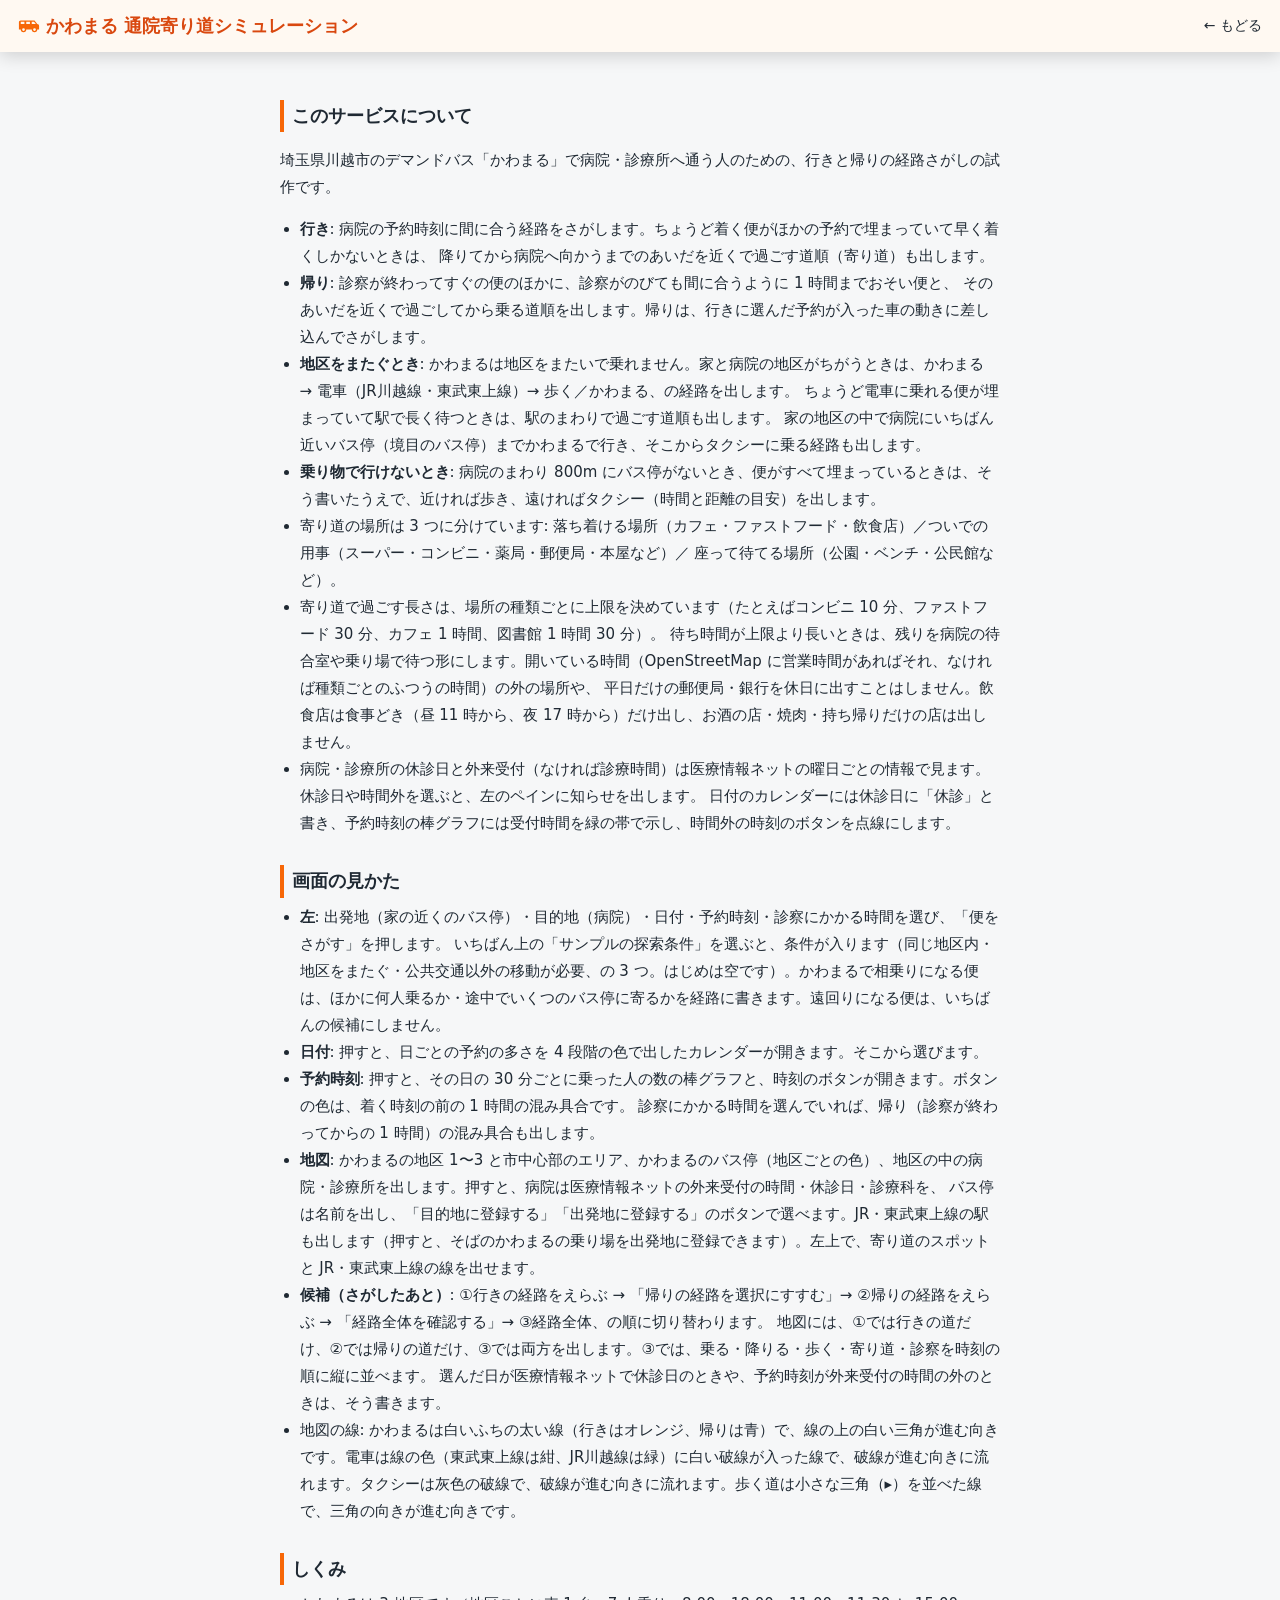
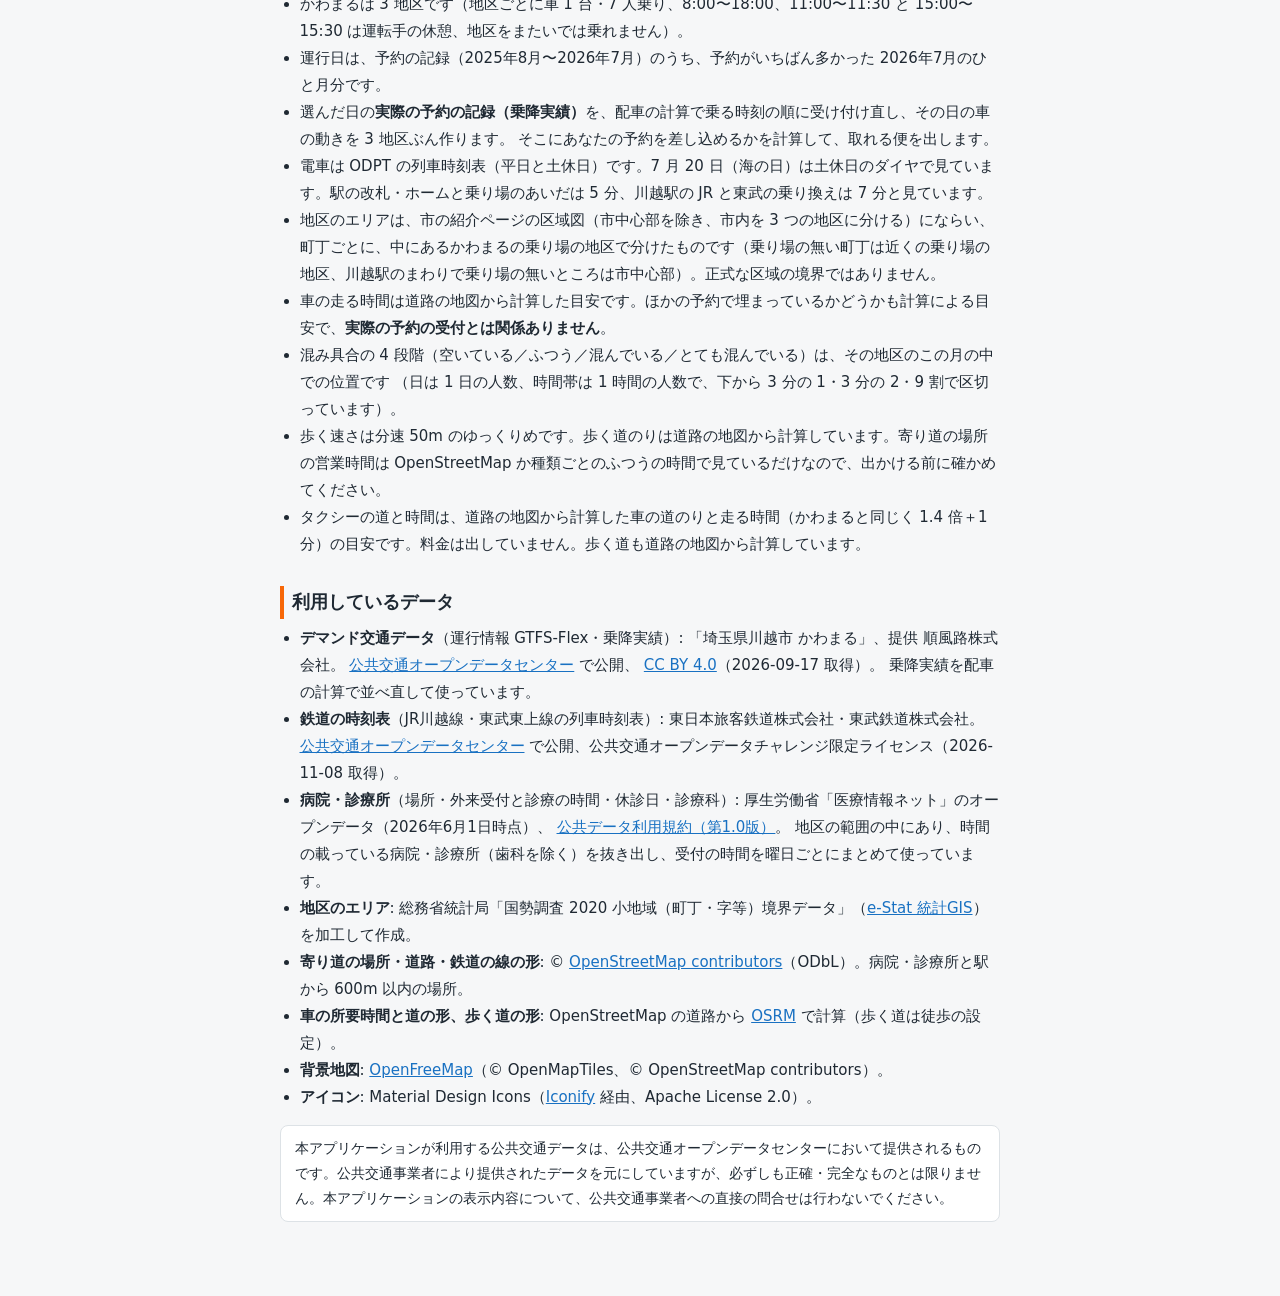
<file: web/about.html>
<!doctype html>
<html lang="ja">
<head>
<meta charset="utf-8">
<meta name="viewport" content="width=device-width, initial-scale=1">
<title>このサービスについて｜かわまる 通院寄り道シミュレーション</title>
<link rel="stylesheet" href="style.css">
<style>
  body { overflow-y: auto; }
  .doc { max-width: 760px; margin: 0 auto; padding: 20px 20px 60px; font-size: 15px; line-height: 1.8; }
  .doc h2 { font-size: 18px; margin: 28px 0 6px; border-left: 4px solid var(--me); padding-left: 8px; }
  .doc ul { padding-left: 1.3em; margin: 6px 0; }
  .doc .disclaimer { background: #fff; border: 1px solid var(--line); border-radius: 8px; padding: 10px 14px; font-size: 14px; }
  .doc a { color: var(--back); }
</style>
</head>
<body>
<header class="top">
  <h1><a href="./" style="color:inherit;text-decoration:none">かわまる 通院寄り道シミュレーション</a></h1>
  <a class="about" href="index.html">← もどる</a>
</header>
<div class="doc">
  <h2>このサービスについて</h2>
  <p>埼玉県川越市のデマンドバス「かわまる」で病院・診療所へ通う人のための、行きと帰りの経路さがしの試作です。</p>
  <ul>
    <li><b>行き</b>: 病院の予約時刻に間に合う経路をさがします。ちょうど着く便がほかの予約で埋まっていて早く着くしかないときは、
      降りてから病院へ向かうまでのあいだを近くで過ごす道順（寄り道）も出します。</li>
    <li><b>帰り</b>: 診察が終わってすぐの便のほかに、診察がのびても間に合うように 1 時間までおそい便と、
      そのあいだを近くで過ごしてから乗る道順を出します。帰りは、行きに選んだ予約が入った車の動きに差し込んでさがします。</li>
    <li><b>地区をまたぐとき</b>: かわまるは地区をまたいで乗れません。家と病院の地区がちがうときは、かわまる → 電車（JR川越線・東武東上線）→ 歩く／かわまる、の経路を出します。
      ちょうど電車に乗れる便が埋まっていて駅で長く待つときは、駅のまわりで過ごす道順も出します。
      家の地区の中で病院にいちばん近いバス停（境目のバス停）までかわまるで行き、そこからタクシーに乗る経路も出します。</li>
    <li><b>乗り物で行けないとき</b>: 病院のまわり 800m にバス停がないとき、便がすべて埋まっているときは、そう書いたうえで、近ければ歩き、遠ければタクシー（時間と距離の目安）を出します。</li>
    <li>寄り道の場所は 3 つに分けています: 落ち着ける場所（カフェ・ファストフード・飲食店）／ついでの用事（スーパー・コンビニ・薬局・郵便局・本屋など）／
      座って待てる場所（公園・ベンチ・公民館など）。</li>
    <li>寄り道で過ごす長さは、場所の種類ごとに上限を決めています（たとえばコンビニ 10 分、ファストフード 30 分、カフェ 1 時間、図書館 1 時間 30 分）。
      待ち時間が上限より長いときは、残りを病院の待合室や乗り場で待つ形にします。開いている時間（OpenStreetMap に営業時間があればそれ、なければ種類ごとのふつうの時間）の外の場所や、
      平日だけの郵便局・銀行を休日に出すことはしません。飲食店は食事どき（昼 11 時から、夜 17 時から）だけ出し、お酒の店・焼肉・持ち帰りだけの店は出しません。</li>
    <li>病院・診療所の休診日と外来受付（なければ診療時間）は医療情報ネットの曜日ごとの情報で見ます。休診日や時間外を選ぶと、左のペインに知らせを出します。
      日付のカレンダーには休診日に「休診」と書き、予約時刻の棒グラフには受付時間を緑の帯で示し、時間外の時刻のボタンを点線にします。</li>
  </ul>

  <h2>画面の見かた</h2>
  <ul>
    <li><b>左</b>: 出発地（家の近くのバス停）・目的地（病院）・日付・予約時刻・診察にかかる時間を選び、「便をさがす」を押します。
      いちばん上の「サンプルの探索条件」を選ぶと、条件が入ります（同じ地区内・地区をまたぐ・公共交通以外の移動が必要、の 3 つ。はじめは空です）。かわまるで相乗りになる便は、ほかに何人乗るか・途中でいくつのバス停に寄るかを経路に書きます。遠回りになる便は、いちばんの候補にしません。</li>
    <li><b>日付</b>: 押すと、日ごとの予約の多さを 4 段階の色で出したカレンダーが開きます。そこから選びます。</li>
    <li><b>予約時刻</b>: 押すと、その日の 30 分ごとに乗った人の数の棒グラフと、時刻のボタンが開きます。ボタンの色は、着く時刻の前の 1 時間の混み具合です。
      診察にかかる時間を選んでいれば、帰り（診察が終わってからの 1 時間）の混み具合も出します。</li>
    <li><b>地図</b>: かわまるの地区 1〜3 と市中心部のエリア、かわまるのバス停（地区ごとの色）、地区の中の病院・診療所を出します。押すと、病院は医療情報ネットの外来受付の時間・休診日・診療科を、
      バス停は名前を出し、「目的地に登録する」「出発地に登録する」のボタンで選べます。JR・東武東上線の駅も出します（押すと、そばのかわまるの乗り場を出発地に登録できます）。左上で、寄り道のスポットと JR・東武東上線の線を出せます。</li>
    <li><b>候補（さがしたあと）</b>: ①行きの経路をえらぶ → 「帰りの経路を選択にすすむ」→ ②帰りの経路をえらぶ → 「経路全体を確認する」→ ③経路全体、の順に切り替わります。
      地図には、①では行きの道だけ、②では帰りの道だけ、③では両方を出します。③では、乗る・降りる・歩く・寄り道・診察を時刻の順に縦に並べます。
      選んだ日が医療情報ネットで休診日のときや、予約時刻が外来受付の時間の外のときは、そう書きます。</li>
    <li>地図の線: かわまるは白いふちの太い線（行きはオレンジ、帰りは青）で、線の上の白い三角が進む向きです。電車は線の色（東武東上線は紺、JR川越線は緑）に白い破線が入った線で、破線が進む向きに流れます。タクシーは灰色の破線で、破線が進む向きに流れます。歩く道は小さな三角（▸）を並べた線で、三角の向きが進む向きです。</li>
  </ul>

  <h2>しくみ</h2>
  <ul>
    <li>かわまるは 3 地区です（地区ごとに車 1 台・7 人乗り、8:00〜18:00、11:00〜11:30 と 15:00〜15:30 は運転手の休憩、地区をまたいでは乗れません）。</li>
    <li>運行日は、予約の記録（2025年8月〜2026年7月）のうち、予約がいちばん多かった 2026年7月のひと月分です。</li>
    <li>選んだ日の<b>実際の予約の記録（乗降実績）</b>を、配車の計算で乗る時刻の順に受け付け直し、その日の車の動きを 3 地区ぶん作ります。
      そこにあなたの予約を差し込めるかを計算して、取れる便を出します。</li>
    <li>電車は ODPT の列車時刻表（平日と土休日）です。7 月 20 日（海の日）は土休日のダイヤで見ています。駅の改札・ホームと乗り場のあいだは 5 分、川越駅の JR と東武の乗り換えは 7 分と見ています。</li>
    <li>地区のエリアは、市の紹介ページの区域図（市中心部を除き、市内を 3 つの地区に分ける）にならい、町丁ごとに、中にあるかわまるの乗り場の地区で分けたものです（乗り場の無い町丁は近くの乗り場の地区、川越駅のまわりで乗り場の無いところは市中心部）。正式な区域の境界ではありません。</li>
    <li>車の走る時間は道路の地図から計算した目安です。ほかの予約で埋まっているかどうかも計算による目安で、<b>実際の予約の受付とは関係ありません</b>。</li>
    <li>混み具合の 4 段階（空いている／ふつう／混んでいる／とても混んでいる）は、その地区のこの月の中での位置です
      （日は 1 日の人数、時間帯は 1 時間の人数で、下から 3 分の 1・3 分の 2・9 割で区切っています）。</li>
    <li>歩く速さは分速 50m のゆっくりめです。歩く道のりは道路の地図から計算しています。寄り道の場所の営業時間は OpenStreetMap か種類ごとのふつうの時間で見ているだけなので、出かける前に確かめてください。</li>
    <li>タクシーの道と時間は、道路の地図から計算した車の道のりと走る時間（かわまると同じく 1.4 倍＋1 分）の目安です。料金は出していません。歩く道も道路の地図から計算しています。</li>
  </ul>

  <h2>利用しているデータ</h2>
  <ul>
    <li><b>デマンド交通データ</b>（運行情報 GTFS-Flex・乗降実績）: 「埼玉県川越市 かわまる」、提供 順風路株式会社。
      <a href="https://ckan.odpt.org/" target="_blank" rel="noopener">公共交通オープンデータセンター</a> で公開、
      <a href="https://creativecommons.org/licenses/by/4.0/deed.ja" target="_blank" rel="noopener">CC BY 4.0</a>（2026-09-17 取得）。
      乗降実績を配車の計算で並べ直して使っています。</li>
    <li><b>鉄道の時刻表</b>（JR川越線・東武東上線の列車時刻表）: 東日本旅客鉄道株式会社・東武鉄道株式会社。
      <a href="https://ckan.odpt.org/" target="_blank" rel="noopener">公共交通オープンデータセンター</a> で公開、公共交通オープンデータチャレンジ限定ライセンス（2026-11-08 取得）。</li>
    <li><b>病院・診療所</b>（場所・外来受付と診療の時間・休診日・診療科）: 厚生労働省「医療情報ネット」のオープンデータ（2026年6月1日時点）、
      <a href="https://www.digital.go.jp/resources/open_data/public_data_license_v1.0" target="_blank" rel="noopener">公共データ利用規約（第1.0版）</a>。
      地区の範囲の中にあり、時間の載っている病院・診療所（歯科を除く）を抜き出し、受付の時間を曜日ごとにまとめて使っています。</li>
    <li><b>地区のエリア</b>: 総務省統計局「国勢調査 2020 小地域（町丁・字等）境界データ」（<a href="https://www.e-stat.go.jp/gis" target="_blank" rel="noopener">e-Stat 統計GIS</a>）を加工して作成。</li>
    <li><b>寄り道の場所・道路・鉄道の線の形</b>: © <a href="https://www.openstreetmap.org/copyright" target="_blank" rel="noopener">OpenStreetMap contributors</a>（ODbL）。病院・診療所と駅から 600m 以内の場所。</li>
    <li><b>車の所要時間と道の形、歩く道の形</b>: OpenStreetMap の道路から <a href="https://project-osrm.org/" target="_blank" rel="noopener">OSRM</a> で計算（歩く道は徒歩の設定）。</li>
    <li><b>背景地図</b>: <a href="https://openfreemap.org/" target="_blank" rel="noopener">OpenFreeMap</a>（© OpenMapTiles、© OpenStreetMap contributors）。</li>
    <li><b>アイコン</b>: Material Design Icons（<a href="https://iconify.design/" target="_blank" rel="noopener">Iconify</a> 経由、Apache License 2.0）。</li>
  </ul>
  <p class="disclaimer">本アプリケーションが利用する公共交通データは、公共交通オープンデータセンターにおいて提供されるものです。公共交通事業者により提供されたデータを元にしていますが、必ずしも正確・完全なものとは限りません。本アプリケーションの表示内容について、公共交通事業者への直接の問合せは行わないでください。</p>
</div>
</body>
</html>
</file>
<file: web/style.css>
:root {
  --ink: #1f2933; --sub: #5c6670; --line: #dde2e6; --bg: #f6f7f8; --card: #fff;
  --me: #f76707; --me-soft: #fff4e6; --brand: #f76707; --brand-dark: #d9480f; --back: #1971c2; --ok: #2b8a3e; --warn: #b7791f;
  --rest: #a0522d; --errand: #2b8a3e; --sit: #1971c2;
  --head: 52px;
}
* { box-sizing: border-box; }
html, body { margin: 0; height: 100%; font-family: "Hiragino Sans", "Noto Sans JP", system-ui, sans-serif; color: var(--ink); background: var(--bg); }
.top { height: var(--head); display: flex; align-items: center; justify-content: space-between; padding: 0 18px; background: #fff; border-bottom: 1px solid var(--line); }
.top h1 { font-size: 18px; margin: 0; }
.top .about { font-size: 14px; color: var(--ink); text-decoration: none; display: inline-flex; gap: 4px; align-items: center; }
.top .about:hover { text-decoration: underline; }
/* 地図を背景いっぱいに敷き、その上に左のペインと真ん中のペインを浮かべる */
.app { position: relative; height: calc(100vh - var(--head)); --gap: 12px; --w1: 360px; --w2: 360px; --float: calc(var(--gap) * 2 + var(--w1)); }
/* 経路の候補は右のペイン。出ているあいだは、地図の拡大縮小ボタンと出典をその左へずらす */
.app.res .maplibregl-ctrl-top-right, .app.res .maplibregl-ctrl-bottom-right { right: calc(var(--w2) + var(--gap) * 2); }
.pane, .mid { position: absolute; top: var(--gap); bottom: var(--gap); z-index: 2; border-radius: 12px; box-shadow: 0 4px 18px rgba(0,0,0,.16); border: 1px solid rgba(0,0,0,.06); overflow: hidden; }
.pane { left: var(--gap); width: var(--w1); overflow-y: auto; padding: 12px 12px 20px; background: rgba(255,249,242,.97); }
.mid { right: var(--gap); width: var(--w2); background: #fff9f2; }
.mid[hidden] { display: none; }
.mid-info { display: grid; grid-template-rows: 50% 50%; height: 100%; }
.mid-res { display: flex; flex-direction: column; height: 100%; background: #fff9f2; }
.mid-res[hidden], .mid-info[hidden] { display: none; }
.stepper { display: flex; align-items: center; gap: 4px; padding: 10px 12px; background: #fff9f2; border-bottom: 1px solid #f3e3d3; font-size: 12px; flex-wrap: wrap; }
.stepper button { border: 1px solid var(--line); background: #fff; color: var(--sub); border-radius: 99px; padding: 3px 10px; font-size: 12px; }
.stepper button.on { background: var(--ink); border-color: var(--ink); color: #fff; font-weight: 700; }
.stepper button:disabled { opacity: .45; cursor: default; }
.stepper .arrow { color: #adb5bd; }
.stepper .home { margin-left: auto; border: 0; background: none; color: var(--back); padding: 3px 0; text-decoration: underline; }
.res-body { flex: 1; overflow-y: auto; padding: 0 12px; }
.res-body h2 { margin-top: 14px; }
.res-foot { position: sticky; bottom: 0; padding: 12px 0 14px; background: linear-gradient(rgba(255,249,242,0), #fff9f2 30%); }
.next { width: 100%; padding: 12px; font-size: 16px; font-weight: 700; color: #fff; background: var(--me); border: 0; border-radius: 8px; }
.next:disabled { background: #ced4da; cursor: default; }
.allsum { background: #fff; border: 1px solid var(--line); border-radius: 10px; padding: 10px 12px; margin-bottom: 10px; font-size: 13px; line-height: 1.7; }
.allsum .big { font-size: 15px; font-weight: 700; }
.leg-h { display: flex; align-items: center; gap: 6px; font-size: 14px; font-weight: 700; margin: 12px 0 2px; }
.alllist { background: #fff; border: 1px solid var(--line); border-radius: 10px; padding: 4px 12px 8px; }
.mid-box { padding: 12px 14px; overflow: hidden; display: flex; flex-direction: column; min-height: 0; }
.cal-box { border-bottom: 1px solid var(--line); }
.mapwrap { position: absolute; inset: 0; z-index: 1; }
#map { position: absolute; inset: 0; }

h2 { font-size: 16px; margin: 18px 0 4px; display: flex; align-items: center; gap: 6px; }
.sub { font-size: 12px; color: var(--sub); margin: 0 0 8px; line-height: 1.5; }
.dist { display: flex; gap: 6px; margin: 0 0 10px; }
.dist button { flex: 1; padding: 8px 0; font-size: 15px; font-weight: 600; border-radius: 8px; border: 2px solid var(--c); color: var(--c); background: #fff; }
.dist button.on { background: var(--c); color: #fff; }
form label { display: block; font-size: 12px; color: var(--sub); margin-bottom: 10px; }
form select { display: block; width: 100%; margin-top: 4px; padding: 8px; font-size: 15px; border: 1px solid #c5ccd3; border-radius: 6px; background: #fff; color: var(--ink); }
.row2 { display: flex; gap: 8px; }
.row2 label { flex: 1; min-width: 0; }

/* 中: 判定の行 */
.verdict { font-size: 14px; line-height: 1.7; margin-bottom: 6px; }
.verdict .vsub { font-size: 12px; color: var(--sub); }
.vrow { display: flex; flex-wrap: wrap; align-items: center; gap: 2px 6px; }
.vrow .vsub { flex-basis: 100%; padding-left: 42px; margin-top: -2px; }
.vrow .lab { margin-right: 0; }
.lv { display: inline-block; font-size: 13px; font-weight: 700; padding: 1px 9px; border-radius: 99px; border: 1px solid rgba(0,0,0,.08); }
.lab { display: inline-block; font-size: 11px; font-weight: 700; color: #fff; padding: 1px 6px; border-radius: 4px; margin-right: 6px; }
.lab.go { background: var(--me); } .lab.back { background: var(--back); }
/* カレンダー */
.cal-head { display: flex; align-items: center; justify-content: center; gap: 14px; margin: 2px 0 6px; font-size: 15px; }
.nav { border: 1px solid var(--line); background: #fff; border-radius: 6px; padding: 2px 4px; line-height: 0; color: var(--ink); }
.nav:disabled { opacity: .3; cursor: default; }
.cal { display: grid; grid-template-columns: repeat(7, 1fr); grid-auto-rows: 1fr; gap: 3px; flex: 1; min-height: 0; }
.cal .wd { font-size: 11px; color: var(--sub); text-align: center; align-self: end; }
.cal .wd.we { color: #c92a2a; }
.cal .day { border: 0; border-radius: 6px; font-size: 13px; font-variant-numeric: tabular-nums; display: flex; align-items: center; justify-content: center; padding: 0; min-height: 0; }
.cal .day.off { background: repeating-linear-gradient(135deg, #f1f3f5 0 4px, #fff 4px 8px); color: #adb5bd; }
.cal .day.sel { outline: 3px solid var(--ink); outline-offset: -1px; font-weight: 800; }
.cal button.day:hover { outline: 2px solid #868e96; }
.scale { display: flex; flex-wrap: wrap; gap: 4px 10px; margin-top: 6px; font-size: 11px; color: var(--sub); }
.scale i { display: inline-block; width: 12px; height: 12px; border-radius: 3px; margin-right: 3px; vertical-align: -2px; border: 1px solid rgba(0,0,0,.08); }
.scale i.off { background: repeating-linear-gradient(135deg, #e9ecef 0 3px, #fff 3px 6px); }
/* 時間帯の棒グラフ */
.chart { position: relative; flex: 1; min-height: 0; display: flex; flex-direction: column; margin-top: 4px; }
.plot { position: relative; flex: 1; min-height: 40px; border-bottom: 1.5px solid #adb5bd; }
.bars { position: absolute; inset: 0; display: flex; align-items: flex-end; gap: 2px; }
.bars i { flex: 1; background: #ced4da; border-radius: 3px 3px 0 0; min-height: 2px; border: 0 solid transparent; }
.bars i.hl { border-width: 2px 2px 0; }
.bars i.brk { background: repeating-linear-gradient(135deg, #dee2e6 0 3px, transparent 3px 6px); height: 100% !important; opacity: .8; }
.spans { position: relative; height: 18px; margin-top: 3px; }
.spans .span { position: absolute; top: 0; height: 16px; font-size: 11px; font-weight: 700; color: #fff; text-align: center; border-radius: 3px; line-height: 16px; }
.spans .go { background: var(--me); } .spans .back { background: var(--back); }
.axis { position: relative; height: 16px; font-size: 11px; color: var(--sub); }
.axis span { position: absolute; transform: translateX(-50%); white-space: nowrap; }
.axis span:first-child { transform: none; } .axis span:last-child { transform: translateX(-100%); }
.mid-info .note { font-size: 11px; color: var(--sub); line-height: 1.5; margin: 6px 0 0; }

/* 地図の上 */
.layers { position: absolute; top: 12px; left: var(--float); background: rgba(255,255,255,.96); border: 1px solid var(--line); border-radius: 10px; padding: 8px 12px; font-size: 13px; box-shadow: 0 1px 4px rgba(0,0,0,.08); }
.layers-ttl { font-size: 12px; color: var(--sub); margin-bottom: 4px; display: flex; gap: 4px; align-items: center; }
.layers label { display: flex; gap: 6px; align-items: center; padding: 2px 0; cursor: pointer; }
.legend { position: absolute; bottom: var(--gap); left: var(--float); background: rgba(255,255,255,.96); border: 1px solid var(--line); border-radius: 10px; padding: 8px 12px; font-size: 12px; line-height: 1.7; }
.legend .ln { display: inline-block; width: 22px; height: 5px; border-radius: 3px; margin-right: 6px; vertical-align: 2px; }
.legend .ln.dash { background: repeating-linear-gradient(90deg, #495057 0 5px, transparent 5px 9px); }
.legend .sub { margin: 0; font-size: 11px; }

.card { background: var(--card); border: 1px solid var(--line); border-radius: 10px; padding: 12px; }
form label { display: block; font-size: 12px; color: var(--sub); margin-bottom: 10px; }
form select { display: block; width: 100%; margin-top: 4px; padding: 8px; font-size: 15px; border: 1px solid #c5ccd3; border-radius: 6px; background: #fff; color: var(--ink); }
.row2 { display: flex; gap: 8px; }
.row2 label { flex: 1; }
.hint { font-size: 12px; color: var(--sub); margin: 0 0 10px; line-height: 1.5; }
button { font: inherit; cursor: pointer; }
#go { width: 100%; padding: 11px; font-size: 16px; font-weight: 600; color: #fff; background: var(--me); border: 0; border-radius: 8px; }
#go:disabled { opacity: .5; }
.sub-btn { width: 100%; margin-top: 8px; padding: 9px; font-size: 14px; border-radius: 8px; border: 1px solid var(--me); background: #fff; color: var(--me); }
.sub-btn.ghost { border-color: var(--line); color: var(--sub); }

.list { display: flex; flex-direction: column; gap: 8px; }
.opt { background: #fff; border: 1.5px solid var(--line); border-radius: 10px; padding: 10px 12px; cursor: pointer; text-align: left; }
.opt:hover { border-color: #b9c2cb; }
.opt.sel { border-color: var(--me); box-shadow: 0 0 0 2px var(--me-soft); }
.opt .tag { display: inline-flex; align-items: center; gap: 4px; font-size: 11px; font-weight: 600; padding: 2px 7px; border-radius: 99px; background: #eef1f4; color: var(--sub); }
.opt .tag.rest { background: #f6ece5; color: var(--rest); }
.opt .tag.errand { background: #e6f4ea; color: var(--errand); }
.opt .tag.sit { background: #e7f0fa; color: var(--sit); }
.opt .tag.safe { background: #e6f4ea; color: var(--ok); }
.opt .tag.risk { background: #fff4e0; color: var(--warn); }
.opt .ttl { font-size: 15px; font-weight: 600; margin: 6px 0 2px; }
.opt .note { font-size: 12px; color: var(--sub); margin: 0 0 6px; }
.opt .note.warn { color: var(--warn); }
.steps { list-style: none; margin: 6px 0 0; padding: 0; font-size: 13px; }
.steps li { display: grid; grid-template-columns: 74px 20px 1fr; align-items: start; gap: 4px; padding: 2px 0; }
.steps .tm { font-variant-numeric: tabular-nums; color: var(--ink); }
.steps .walk { color: var(--sub); }
.steps .spotname { color: var(--sub); font-size: 12px; }
.empty { font-size: 13px; background: #fff; border: 1px dashed #c5ccd3; border-radius: 10px; padding: 10px 12px; line-height: 1.6; }

.confirm, .booked { margin-top: 14px; font-size: 13px; line-height: 1.6; }
.booked { border-color: var(--me); }
.booked b { color: var(--me); }

.ic { display: inline-block; width: 18px; height: 18px; background: currentColor; -webkit-mask: var(--m) center / contain no-repeat; mask: var(--m) center / contain no-repeat; vertical-align: -3px; flex: none; }
.ic-van { --m: url(icons/van-passenger.svg); }
.ic-walk { --m: url(icons/walk.svg); }
.ic-hospital-building { --m: url(icons/hospital-building.svg); }
.ic-coffee { --m: url(icons/coffee.svg); }
.ic-cart { --m: url(icons/cart.svg); }
.ic-bench { --m: url(icons/bench.svg); }
.ic-home-variant { --m: url(icons/home-variant.svg); }
.ic-clock-outline { --m: url(icons/clock-outline.svg); }
.ic-play { --m: url(icons/play.svg); }
.ic-pause { --m: url(icons/pause.svg); }
.ic-bus-stop { --m: url(icons/bus-stop.svg); }
.ic-chevron-left { --m: url(icons/chevron-left.svg); }
.ic-chevron-right { --m: url(icons/chevron-right.svg); }
.ic-layers-outline { --m: url(icons/layers-outline.svg); }
.ic-information-outline { --m: url(icons/information-outline.svg); }
.c-rest { color: var(--rest); } .c-errand { color: var(--errand); } .c-sit { color: var(--sit); } .c-me { color: var(--me); } .c-back { color: #1971c2; }


@media (max-width: 900px) {
  .app { display: flex; flex-direction: column; height: auto; --float: 12px; }
  .pane, .mid { position: static; width: auto; border-radius: 0; box-shadow: none; border: 0; border-bottom: 1px solid var(--line); overflow: visible; }
  .mid { height: auto; }
  .mid-res .res-body { overflow: visible; }
  .mapwrap { position: relative; inset: auto; }
  .pop { position: fixed; left: 8px !important; right: 8px; top: auto !important; bottom: 8px; width: auto; max-height: 80vh; overflow-y: auto; }
  .mapwrap { height: 70vh; }
  .top h1 { font-size: 15px; }
  .top .about { font-size: 12px; white-space: nowrap; }
  .top { padding: 0 10px; gap: 8px; }
}

/* 経路全体（乗換案内の結果ふうの縦の時系列） */
.rt-head { background: #fff; border: 1px solid var(--line); border-radius: 10px; padding: 10px 12px; margin-bottom: 10px; }
.rt-time { font-size: 24px; font-weight: 800; font-variant-numeric: tabular-nums; letter-spacing: .5px; }
.rt-time .ar { color: #adb5bd; font-weight: 400; margin: 0 2px; }
.rt-dur { font-size: 13px; color: var(--sub); margin-top: 2px; }
.rt-chips { display: flex; flex-wrap: wrap; gap: 4px; margin-top: 8px; }
.rt-chips span { font-size: 11px; font-weight: 600; background: #f1f3f5; color: var(--ink); border-radius: 4px; padding: 2px 7px; }
.rt-chips .safe { background: #e6f4ea; color: var(--ok); } .rt-chips .risk { background: #fff4e0; color: var(--warn); }
.rt { background: #fff; border: 1px solid var(--line); border-radius: 10px; padding: 8px 10px 10px 4px; margin-bottom: 14px; }
.rt-node, .rt-seg { display: grid; grid-template-columns: 46px 30px 1fr; }
.rt-t { text-align: right; font-size: 13px; font-variant-numeric: tabular-nums; line-height: 1.35; padding-top: 4px; display: flex; flex-direction: column; }
.rt-t b { font-size: 15px; } .rt-t span { color: var(--sub); }
.rt-rail { position: relative; display: flex; justify-content: center; }
.rt-node .dot { position: relative; z-index: 1; width: 24px; height: 24px; margin-top: 2px; border-radius: 50%; background: #fff; border: 2.5px solid #495057; display: flex; align-items: center; justify-content: center; color: #495057; }
.rt-node .dot .ic { width: 14px; height: 14px; vertical-align: 0; }
.rt-node .dot.hosp { border-color: #c92a2a; color: #c92a2a; }
.rt-node .dot.spot { border-color: #a0522d; color: #a0522d; }
.rt-node.end .dot { background: #343a40; color: #fff; border-color: #343a40; }
.rt-body { padding: 4px 0 6px 6px; min-width: 0; }
.rt-name { font-size: 15px; font-weight: 700; line-height: 1.4; }
.rt-tag { display: inline-block; font-size: 10px; font-weight: 600; color: var(--sub); border: 1px solid var(--line); border-radius: 3px; padding: 0 4px; margin-left: 6px; vertical-align: 2px; }
.rt-sub { font-size: 12px; color: var(--sub); line-height: 1.5; }
.rt-sub .ic { width: 14px; height: 14px; margin-right: 2px; }
.rt-seg .rt-rail i { display: block; width: 8px; border-radius: 0; margin: -2px 0; }
.rt-seg.bus .rt-rail i { min-height: 54px; }
.rt-seg.walk .rt-rail i { width: 0; border-left: 4px dotted; min-height: 34px; }
.rt-seg .rt-body { padding: 8px 0 8px 6px; }
.rt-mode { font-size: 13px; font-weight: 700; display: flex; align-items: center; gap: 4px; flex-wrap: wrap; }
.rt-mode.walk { color: var(--sub); font-weight: 500; }
.rt-leg { font-size: 10px; color: #fff; border-radius: 3px; padding: 0 5px; }
.rt-mt { font-size: 12px; color: var(--sub); margin-top: 2px; }

/* 行き・帰りのトグル。左のペイン全体の色も変える */
.pane.go { background: rgba(255,240,245,.97); border-top: 5px solid var(--me); }
.pane.back { background: rgba(235,244,253,.97); border-top: 5px solid var(--back); }
.pane.back #go { background: var(--back); }
.dir { position: relative; display: grid; grid-template-columns: 1fr 1fr; background: #fff; border: 1px solid var(--line); border-radius: 99px; padding: 3px; margin-bottom: 12px; }
.dir button { position: relative; z-index: 1; border: 0; background: none; padding: 8px 0; font-size: 16px; font-weight: 700; color: var(--sub); display: flex; align-items: center; justify-content: center; gap: 5px; transition: color .2s; }
.dir button[aria-checked="true"] { color: #fff; }
.dir .knob { position: absolute; top: 3px; bottom: 3px; left: 3px; width: calc(50% - 3px); border-radius: 99px; background: var(--me); transition: transform .25s, background .25s; }
.pane.back .dir .knob { transform: translateX(100%); background: var(--back); }
.pick { display: flex; width: 100%; margin-top: 4px; padding: 8px; font-size: 15px; border: 1px solid #c5ccd3; border-radius: 6px; background: #fff; color: var(--ink); text-align: left; align-items: center; justify-content: space-between; }
.pick::after { content: ""; width: 18px; height: 18px; background: #868e96; -webkit-mask: url(icons/calendar-month-outline.svg) center / contain no-repeat; mask: url(icons/calendar-month-outline.svg) center / contain no-repeat; }
#time.pick::after { -webkit-mask-image: url(icons/clock-time-four-outline.svg); mask-image: url(icons/clock-time-four-outline.svg); }
.pick.empty { color: #868e96; }
form select:invalid, form select.empty { color: #868e96; }

/* 吹き出し（カレンダー・時刻） */
.pop { position: absolute; z-index: 5; width: 360px; background: #fff; border-radius: 12px; box-shadow: 0 6px 24px rgba(0,0,0,.22); border: 1px solid rgba(0,0,0,.08); padding: 10px 14px 14px; }
.pop[hidden] { display: none; }
.pop-head { display: flex; align-items: center; justify-content: space-between; margin-bottom: 6px; font-size: 14px; }
.pop-head button { border: 0; background: none; padding: 2px; color: var(--sub); line-height: 0; }
.pop .cal-title { text-align: center; font-weight: 700; margin: 2px 0 6px; }
.pop .cal { grid-auto-rows: 38px; }
.pop .cal .day.hol { box-shadow: inset 0 -3px 0 #c92a2a; }
.pop .note { font-size: 11px; color: var(--sub); line-height: 1.5; margin: 8px 0 0; }
.pop .note.big { font-size: 14px; color: var(--ink); }
.pop .dayline { font-size: 12px; color: var(--sub); margin-bottom: 4px; }
.pop .chart { height: 130px; flex: none; }
.bars i.hl { background: var(--me); }
.pane.back ~ .pop .bars i.hl { background: var(--back); }
.tbtns { display: grid; grid-template-columns: repeat(5, 1fr); gap: 4px; margin-top: 10px; }
.tbtn { border: 1px solid rgba(0,0,0,.08); border-radius: 6px; padding: 5px 0; font-size: 13px; font-variant-numeric: tabular-nums; background: var(--lv); color: var(--ink); }
.tbtn.sel { outline: 3px solid var(--ink); outline-offset: -1px; font-weight: 800; }
.tbtn:hover { outline: 2px solid #868e96; }

/* 地図の吹き出し（病院・バス停） */
.maplibregl-popup-content { padding: 12px 14px; border-radius: 10px; }
.pp { font-size: 13px; line-height: 1.5; }
.pp-kind { font-size: 11px; font-weight: 700; }
.pp-name { font-size: 15px; font-weight: 700; margin: 1px 0 2px; padding-right: 10px; }
.pp-addr { font-size: 12px; color: var(--sub); }
.pp-h { font-size: 11px; font-weight: 700; color: var(--sub); margin-top: 6px; }
.pp-t { border-collapse: collapse; font-size: 12px; font-variant-numeric: tabular-nums; }
.pp-t th { font-weight: 600; padding: 1px 8px 1px 0; vertical-align: top; color: var(--sub); }
.pp-t td { padding: 1px 0; }
.pp-row { margin-top: 4px; font-size: 12px; }
.pp-row.sub { color: var(--sub); }
.pp-row .ic { width: 14px; height: 14px; margin-right: 3px; }
.pp-src { margin-top: 6px; font-size: 10px; color: #868e96; }
.pp-btn { display: block; width: 100%; margin-top: 8px; padding: 8px; border: 0; border-radius: 6px; color: #fff; font-size: 14px; font-weight: 700; }
.pp-btn.go { background: var(--me); } .pp-btn.back { background: var(--back); }

/* 候補 */
.note-card { font-size: 12px; line-height: 1.6; background: #fff; border: 1px solid var(--line); border-radius: 8px; padding: 8px 10px; margin: 0 0 8px; display: flex; gap: 6px; }
.note-card .ic { margin-top: 2px; }
.note-card.warn { background: #fff9db; border-color: #ffe066; }
.note-card.bad { background: #fff5f5; border-color: #ffc9c9; }
.opt .tag.rail { background: #e7f5ff; color: #1f4e9e; }
.opt.taxi, .opt.walkfar { border-style: dashed; }
.steps li.train { color: var(--ink); }
.legend .lg-stop { display: inline-block; width: 12px; height: 12px; border-radius: 3px; margin-right: 6px; vertical-align: -1px; }
.legend .lg-dot { display: inline-block; width: 12px; height: 12px; border-radius: 50%; margin-right: 4px; vertical-align: -1px; }
.rt-seg.train .rt-rail i { min-height: 54px; }
.rt-node .dot.station { border-color: #1f4e9e; color: #1f4e9e; }
.ic-train { --m: url(icons/train.svg); }
.ic-taxi { --m: url(icons/taxi.svg); }
.ic-close { --m: url(icons/close.svg); }
#back-list .opt.sel { border-color: var(--back); box-shadow: 0 0 0 2px #dbeafe; }
.next.back { background: var(--back); }
.bars i.hl2 { background: #a5d8ff; outline: 2px solid var(--back); outline-offset: -2px; }
.maplibregl-popup-content { max-height: 60vh; overflow-y: auto; }
@media (max-width: 900px) {
  .app, .app.res { --float: 12px; }
  .app.res .maplibregl-ctrl-top-right, .app.res .maplibregl-ctrl-bottom-right { right: 0; }
  .res-foot { position: static; }
  .layers { top: auto; bottom: 72px; }
  .legend { bottom: auto; top: 12px; }
}

/* オレンジ基調（かわまるの車の色） */
.top { background: #fff9f2; border-bottom: 0; position: relative; z-index: 4; box-shadow: 0 4px 18px rgba(0,0,0,.16); }
.top h1 { color: var(--brand-dark); }
.top h1::before { content: ""; display: inline-block; width: 22px; height: 22px; margin-right: 6px; vertical-align: -4px; background: var(--brand);
  -webkit-mask: url(icons/van-passenger.svg) center / contain no-repeat; mask: url(icons/van-passenger.svg) center / contain no-repeat; }
.sample { display: block; font-size: 12px; color: var(--brand-dark); font-weight: 700; margin: 0 0 10px; }
.sample select { display: block; width: 100%; margin-top: 4px; padding: 8px; font-size: 14px; border: 2px solid var(--brand); border-radius: 6px; background: #fff; color: var(--ink); font-weight: 400; }
.stepper button.on { background: var(--brand); border-color: var(--brand); }
.layers input, .pane input { accent-color: var(--brand); }
.pop .cal .day.sel, .tbtn.sel { outline-color: var(--brand-dark); }

/* 乗り物ごとの線（凡例と時系列）: かわまる＝白いふちの太線と矢印／電車＝白い破線入り／タクシー＝灰色の破線／歩き＝点 */
.sw { display: inline-block; width: 28px; height: 8px; margin-right: 6px; vertical-align: 1px; border-radius: 4px; }
.sw.bus { background: var(--c); box-shadow: 0 0 0 2px #fff, 0 0 0 3px #ced4da; position: relative; }
.sw.bus::after { content: "› ›"; position: absolute; inset: -5px 0 0 0; color: #fff; font-size: 11px; font-weight: 700; line-height: 16px; text-align: center; letter-spacing: 2px; }
.sw.train { height: 9px; border-radius: 2px; background: repeating-linear-gradient(90deg, #fff 0 5px, transparent 5px 10px) center / 100% 3px no-repeat, var(--c); }
.sw.taxi { height: 4px; border-radius: 0; background: repeating-linear-gradient(90deg, #495057 0 8px, transparent 8px 12px); }
.sw.walk { width: 24px; height: 10px; border-radius: 0; vertical-align: -1px; background:
  linear-gradient(var(--c), var(--c)) 0 50% / 100% 2px no-repeat;
  -webkit-mask: none; position: relative; opacity: 1; }
.sw.walk::after { content: "▸▸▸"; position: absolute; inset: -4px 0 0 0; color: var(--c); font-size: 11px; line-height: 16px; letter-spacing: -1px; text-align: center; }
.rt-seg.train .rt-rail i { width: 9px; background: repeating-linear-gradient(180deg, #fff 0 6px, transparent 6px 12px) center / 3px 100% no-repeat, var(--c) !important; }
.rt-seg.taxi .rt-rail i { width: 0; min-height: 40px; border-left: 4px dashed #495057; background: none; }
.rt-seg.walk .rt-rail i { width: 0; border-left: 5px dotted; }

/* 候補のアコーディオン */
.opt.acc { padding: 0; cursor: default; }
.opt.acc .acc-h { display: block; width: 100%; text-align: left; background: none; border: 0; padding: 10px 34px 10px 12px; position: relative; color: inherit; }
.opt.acc .acc-arrow { position: absolute; right: 12px; top: 14px; width: 16px; height: 16px; background: #868e96;
  -webkit-mask: url(icons/chevron-right.svg) center / contain no-repeat; mask: url(icons/chevron-right.svg) center / contain no-repeat; transition: transform .2s; transform: rotate(90deg); }
.opt.acc.open .acc-arrow { transform: rotate(-90deg); }
.opt.acc .acc-sum { font-size: 13px; color: var(--sub); margin-top: 4px; display: flex; flex-wrap: wrap; align-items: center; gap: 4px 6px; }
.opt.acc .acc-sum b { color: var(--ink); font-size: 15px; font-variant-numeric: tabular-nums; }
.opt.acc .acc-sum .rt-chips { margin: 0; }
.opt.acc .acc-b { display: none; padding: 0 10px 10px; }
.opt.acc.open .acc-b { display: block; }
.opt.acc .acc-b .rt { margin: 4px 0 0; border: 0; padding: 0 0 0 0; }
.opt.acc .acc-b .note { margin: 0 2px 4px; }
.top h1 a.home, .top h1 a { color: inherit; text-decoration: none; }
/* 地図の出典は隠さず、凡例にかからないように横幅を絞って折り返す */
.app .maplibregl-ctrl-bottom-right .maplibregl-ctrl-attrib { max-width: 400px; text-align: right; border-radius: 6px 0 0 0; }
@media (max-width: 900px) { .app .maplibregl-ctrl-bottom-right .maplibregl-ctrl-attrib { max-width: none; } .legend { bottom: auto; } }
.empty-res { text-align: center; padding: 120px 18px 0; color: var(--sub); }
.empty-res .ic { width: 40px; height: 40px; color: #ffc078; }
.empty-res p { font-size: 15px; font-weight: 700; color: var(--brand-dark); margin: 10px 0 6px; }
.empty-res .sub { font-size: 12px; font-weight: 400; color: var(--sub); line-height: 1.7; }
.stepper[hidden] { display: none; }
.ic-account-group { --m: url(icons/account-group.svg); }
.rt-mt.share { color: #9c4a00; display: flex; gap: 4px; align-items: center; }
.rt-mt.share .ic { width: 15px; height: 15px; }
/* 病院の休診日・受付時間（医療情報ネット） */
.cal .day.shut { flex-direction: column; gap: 0; line-height: 1.1; opacity: .75; }
.cal .day.shut small { font-size: 9px; font-weight: 700; color: #c92a2a; }
.form-warn { font-size: 12px; line-height: 1.6; background: #fff5f5; border: 1px solid #ffc9c9; color: #a61e1e; border-radius: 8px; padding: 8px 10px; display: flex; gap: 6px; }
.form-warn .ic { margin-top: 2px; }
.rcband { position: absolute; inset: 0; pointer-events: none; }
.rcband .rc { position: absolute; top: 0; bottom: 0; background: rgba(47, 158, 68, .10); border-left: 1.5px solid rgba(47, 158, 68, .55); border-right: 1.5px solid rgba(47, 158, 68, .55); }
.rcline { font-size: 12px; color: var(--sub); margin: 4px 0; display: flex; gap: 6px; align-items: center; }
.rcline i { width: 14px; height: 10px; background: rgba(47, 158, 68, .18); border: 1.5px solid rgba(47, 158, 68, .55); flex: none; }
.tbtn.out { border: 1.5px dashed #868e96; opacity: .5; }
.form-warn[hidden] { display: none; }
</file>
